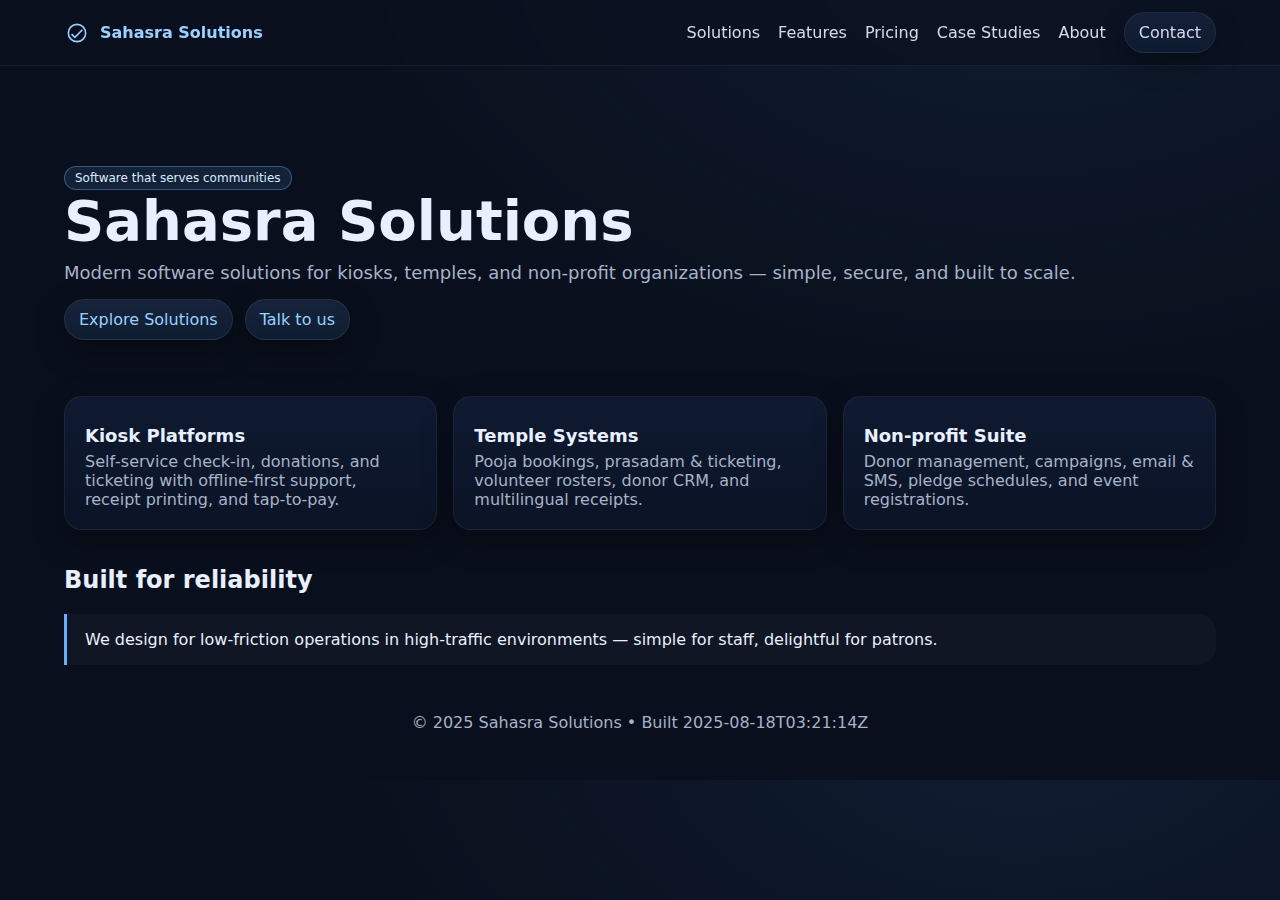
<file: index.html>
<!doctype html>
<html lang="en">
<head>
<meta charset="utf-8">
<meta name="viewport" content="width=device-width,initial-scale=1">
<meta name="description" content="Modern software solutions for kiosks, temples, and non‑profit organizations — simple, secure, and built to scale.">
<meta property="og:title" content="Sahasra Solutions — Kiosks • Temples • Non‑profits">
<meta property="og:description" content="Modern software solutions for kiosks, temples, and non‑profit organizations — simple, secure, and built to scale.">
<meta property="og:type" content="website">
<meta property="og:image" content="/assets/og.svg">
<meta name="theme-color" content="#070c16">
<link rel="icon" href="/assets/favicon.svg">
<link rel="stylesheet" href="/styles.css">

<title>Sahasra Solutions — Kiosks • Temples • Non‑profits</title>
</head>
<body>

<nav class="nav" aria-label="Primary">
  <div class="inner">
    <a class="brand" href="/"><svg viewBox="0 0 24 24" fill="none" aria-hidden="true">
      <path d="M4 12a8 8 0 1016 0 8 8 0 10-16 0z" stroke="currentColor" stroke-width="1.5"/>
      <path d="M7 13l3 3 7-7" stroke="currentColor" stroke-width="1.5"/></svg>
      <span>Sahasra Solutions</span>
    </a>
    <div class="menu">
      <a data-nav="solutions" href="/solutions.html">Solutions</a>
      <a data-nav="features" href="/features.html">Features</a>
      <a data-nav="pricing" href="/pricing.html">Pricing</a>
      <a data-nav="case" href="/case-studies.html">Case Studies</a>
      <a data-nav="about" href="/about.html">About</a>
      <a data-nav="contact" class="btn" href="/contact.html">Contact</a>
    </div>
  </div>
</nav>
<script>
(function(){
  const map={
    "solutions":"/solutions.html","features":"/features.html","pricing":"/pricing.html",
    "case":"/case-studies.html","about":"/about.html","contact":"/contact.html","home":"/"
  };
  const path=location.pathname.replace(/\/index\.html?$/,'/');
  document.querySelectorAll('[data-nav]').forEach(a=>{ if(map[a.dataset.nav]===path) a.classList.add('active'); });
})();
</script>

<main class="container">
  <section class="hero">
    <span class="badge">Software that serves communities</span>
    <h1>Sahasra Solutions</h1>
    <p class="lead">Modern software solutions for kiosks, temples, and non‑profit organizations — simple, secure, and built to scale.</p>
    <div style="display:flex;gap:12px;flex-wrap:wrap">
      <a class="btn" href="/solutions.html">Explore Solutions</a>
      <a class="btn" href="/contact.html">Talk to us</a>
    </div>
  </section>
  <section class="section">
    <div class="grid">
      <article class="card">
        <h3>Kiosk Platforms</h3>
        <p>Self‑service check‑in, donations, and ticketing with offline‑first support, receipt printing, and tap‑to‑pay.</p>
      </article>
      <article class="card">
        <h3>Temple Systems</h3>
        <p>Pooja bookings, prasadam & ticketing, volunteer rosters, donor CRM, and multilingual receipts.</p>
      </article>
      <article class="card">
        <h3>Non‑profit Suite</h3>
        <p>Donor management, campaigns, email & SMS, pledge schedules, and event registrations.</p>
      </article>
    </div>
  </section>
  <section class="section">
    <h2>Built for reliability</h2>
    <blockquote>We design for low‑friction operations in high‑traffic environments — simple for staff, delightful for patrons.</blockquote>
  </section>
  <footer>© 2025 Sahasra Solutions • Built 2025-08-18T03:21:14Z</footer>
</main>
</body>
</html>
</file>
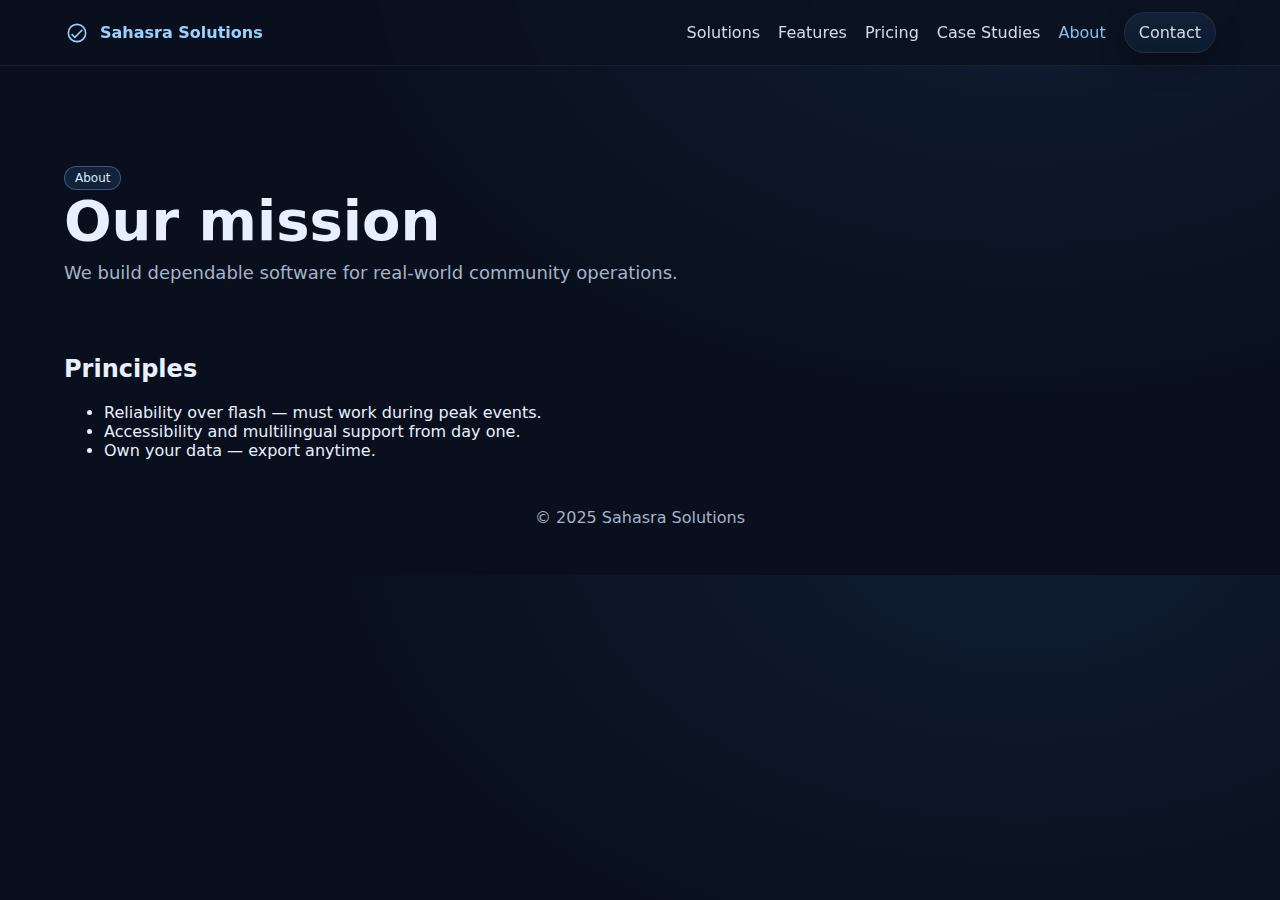
<file: about.html>
<!doctype html>
<html lang="en">
<head>
<meta charset="utf-8">
<meta name="viewport" content="width=device-width,initial-scale=1">
<meta name="description" content="Modern software solutions for kiosks, temples, and non‑profit organizations — simple, secure, and built to scale.">
<meta property="og:title" content="Sahasra Solutions — Kiosks • Temples • Non‑profits">
<meta property="og:description" content="Modern software solutions for kiosks, temples, and non‑profit organizations — simple, secure, and built to scale.">
<meta property="og:type" content="website">
<meta property="og:image" content="/assets/og.svg">
<meta name="theme-color" content="#070c16">
<link rel="icon" href="/assets/favicon.svg">
<link rel="stylesheet" href="/styles.css">

<title>About — Sahasra Solutions</title>
</head>
<body>

<nav class="nav" aria-label="Primary">
  <div class="inner">
    <a class="brand" href="/"><svg viewBox="0 0 24 24" fill="none" aria-hidden="true">
      <path d="M4 12a8 8 0 1016 0 8 8 0 10-16 0z" stroke="currentColor" stroke-width="1.5"/>
      <path d="M7 13l3 3 7-7" stroke="currentColor" stroke-width="1.5"/></svg>
      <span>Sahasra Solutions</span>
    </a>
    <div class="menu">
      <a data-nav="solutions" href="/solutions.html">Solutions</a>
      <a data-nav="features" href="/features.html">Features</a>
      <a data-nav="pricing" href="/pricing.html">Pricing</a>
      <a data-nav="case" href="/case-studies.html">Case Studies</a>
      <a data-nav="about" href="/about.html">About</a>
      <a data-nav="contact" class="btn" href="/contact.html">Contact</a>
    </div>
  </div>
</nav>
<script>
(function(){
  const map={
    "solutions":"/solutions.html","features":"/features.html","pricing":"/pricing.html",
    "case":"/case-studies.html","about":"/about.html","contact":"/contact.html","home":"/"
  };
  const path=location.pathname.replace(/\/index\.html?$/,'/');
  document.querySelectorAll('[data-nav]').forEach(a=>{ if(map[a.dataset.nav]===path) a.classList.add('active'); });
})();
</script>

<main class="container">
  <section class="hero">
    <span class="badge">About</span>
    <h1>Our mission</h1>
    <p class="lead">We build dependable software for real‑world community operations.</p>
  </section>
  <section class="section">
    <h2>Principles</h2>
    <ul>
      <li>Reliability over flash — must work during peak events.</li>
      <li>Accessibility and multilingual support from day one.</li>
      <li>Own your data — export anytime.</li>
    </ul>
  </section>
  <footer>© 2025 Sahasra Solutions</footer>
</main>
</body>
</html>
</file>
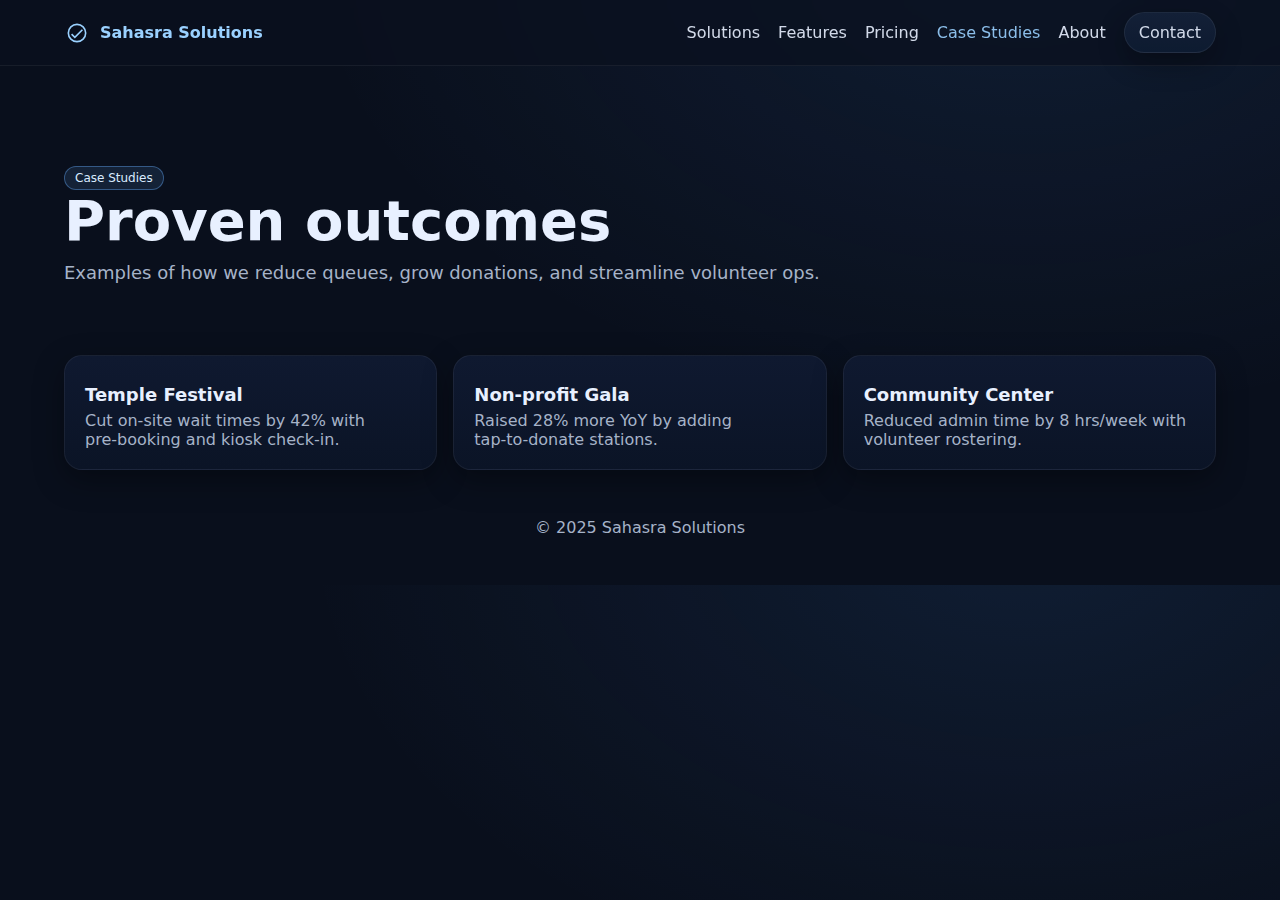
<file: case-studies.html>
<!doctype html>
<html lang="en">
<head>
<meta charset="utf-8">
<meta name="viewport" content="width=device-width,initial-scale=1">
<meta name="description" content="Modern software solutions for kiosks, temples, and non‑profit organizations — simple, secure, and built to scale.">
<meta property="og:title" content="Sahasra Solutions — Kiosks • Temples • Non‑profits">
<meta property="og:description" content="Modern software solutions for kiosks, temples, and non‑profit organizations — simple, secure, and built to scale.">
<meta property="og:type" content="website">
<meta property="og:image" content="/assets/og.svg">
<meta name="theme-color" content="#070c16">
<link rel="icon" href="/assets/favicon.svg">
<link rel="stylesheet" href="/styles.css">

<title>Case Studies — Sahasra Solutions</title>
</head>
<body>

<nav class="nav" aria-label="Primary">
  <div class="inner">
    <a class="brand" href="/"><svg viewBox="0 0 24 24" fill="none" aria-hidden="true">
      <path d="M4 12a8 8 0 1016 0 8 8 0 10-16 0z" stroke="currentColor" stroke-width="1.5"/>
      <path d="M7 13l3 3 7-7" stroke="currentColor" stroke-width="1.5"/></svg>
      <span>Sahasra Solutions</span>
    </a>
    <div class="menu">
      <a data-nav="solutions" href="/solutions.html">Solutions</a>
      <a data-nav="features" href="/features.html">Features</a>
      <a data-nav="pricing" href="/pricing.html">Pricing</a>
      <a data-nav="case" href="/case-studies.html">Case Studies</a>
      <a data-nav="about" href="/about.html">About</a>
      <a data-nav="contact" class="btn" href="/contact.html">Contact</a>
    </div>
  </div>
</nav>
<script>
(function(){
  const map={
    "solutions":"/solutions.html","features":"/features.html","pricing":"/pricing.html",
    "case":"/case-studies.html","about":"/about.html","contact":"/contact.html","home":"/"
  };
  const path=location.pathname.replace(/\/index\.html?$/,'/');
  document.querySelectorAll('[data-nav]').forEach(a=>{ if(map[a.dataset.nav]===path) a.classList.add('active'); });
})();
</script>

<main class="container">
  <section class="hero">
    <span class="badge">Case Studies</span>
    <h1>Proven outcomes</h1>
    <p class="lead">Examples of how we reduce queues, grow donations, and streamline volunteer ops.</p>
  </section>
  <section class="section">
    <div class="grid">
      <div class="card"><h3>Temple Festival</h3><p>Cut on‑site wait times by 42% with pre‑booking and kiosk check‑in.</p></div>
      <div class="card"><h3>Non‑profit Gala</h3><p>Raised 28% more YoY by adding tap‑to‑donate stations.</p></div>
      <div class="card"><h3>Community Center</h3><p>Reduced admin time by 8 hrs/week with volunteer rostering.</p></div>
    </div>
  </section>
  <footer>© 2025 Sahasra Solutions</footer>
</main>
</body>
</html>
</file>
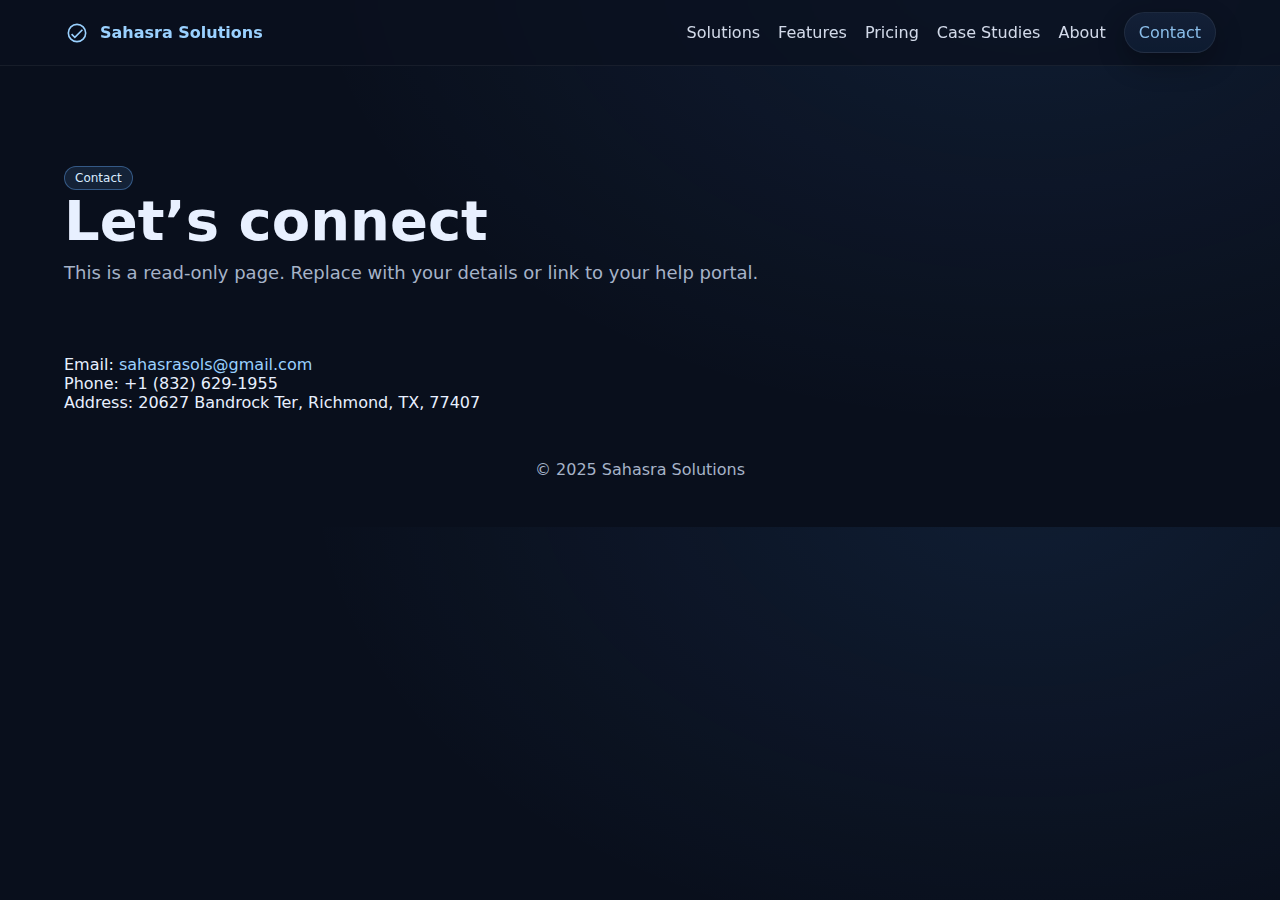
<file: contact.html>
<!doctype html>
<html lang="en">
<head>
<meta charset="utf-8">
<meta name="viewport" content="width=device-width,initial-scale=1">
<meta name="description" content="Modern software solutions for kiosks, temples, and non‑profit organizations — simple, secure, and built to scale.">
<meta property="og:title" content="Sahasra Solutions — Kiosks • Temples • Non‑profits">
<meta property="og:description" content="Modern software solutions for kiosks, temples, and non‑profit organizations — simple, secure, and built to scale.">
<meta property="og:type" content="website">
<meta property="og:image" content="/assets/og.svg">
<meta name="theme-color" content="#070c16">
<link rel="icon" href="/assets/favicon.svg">
<link rel="stylesheet" href="/styles.css">

<title>Contact — Sahasra Solutions</title>
</head>
<body>

<nav class="nav" aria-label="Primary">
  <div class="inner">
    <a class="brand" href="/"><svg viewBox="0 0 24 24" fill="none" aria-hidden="true">
      <path d="M4 12a8 8 0 1016 0 8 8 0 10-16 0z" stroke="currentColor" stroke-width="1.5"/>
      <path d="M7 13l3 3 7-7" stroke="currentColor" stroke-width="1.5"/></svg>
      <span>Sahasra Solutions</span>
    </a>
    <div class="menu">
      <a data-nav="solutions" href="/solutions.html">Solutions</a>
      <a data-nav="features" href="/features.html">Features</a>
      <a data-nav="pricing" href="/pricing.html">Pricing</a>
      <a data-nav="case" href="/case-studies.html">Case Studies</a>
      <a data-nav="about" href="/about.html">About</a>
      <a data-nav="contact" class="btn" href="/contact.html">Contact</a>
    </div>
  </div>
</nav>
<script>
(function(){
  const map={
    "solutions":"/solutions.html","features":"/features.html","pricing":"/pricing.html",
    "case":"/case-studies.html","about":"/about.html","contact":"/contact.html","home":"/"
  };
  const path=location.pathname.replace(/\/index\.html?$/,'/');
  document.querySelectorAll('[data-nav]').forEach(a=>{ if(map[a.dataset.nav]===path) a.classList.add('active'); });
})();
</script>

<main class="container">
  <section class="hero">
    <span class="badge">Contact</span>
    <h1>Let’s connect</h1>
    <p class="lead">This is a read‑only page. Replace with your details or link to your help portal.</p>
  </section>
  <section class="section">
    <p>Email: <a href="mailto:sahasrasols@gmail.com">sahasrasols@gmail.com</a><br>
       Phone: +1 (832) 629-1955<br>
       Address: 20627 Bandrock Ter, Richmond, TX, 77407
    </p>
  </section>
  <footer>© 2025 Sahasra Solutions</footer>
</main>
</body>
</html>
</file>
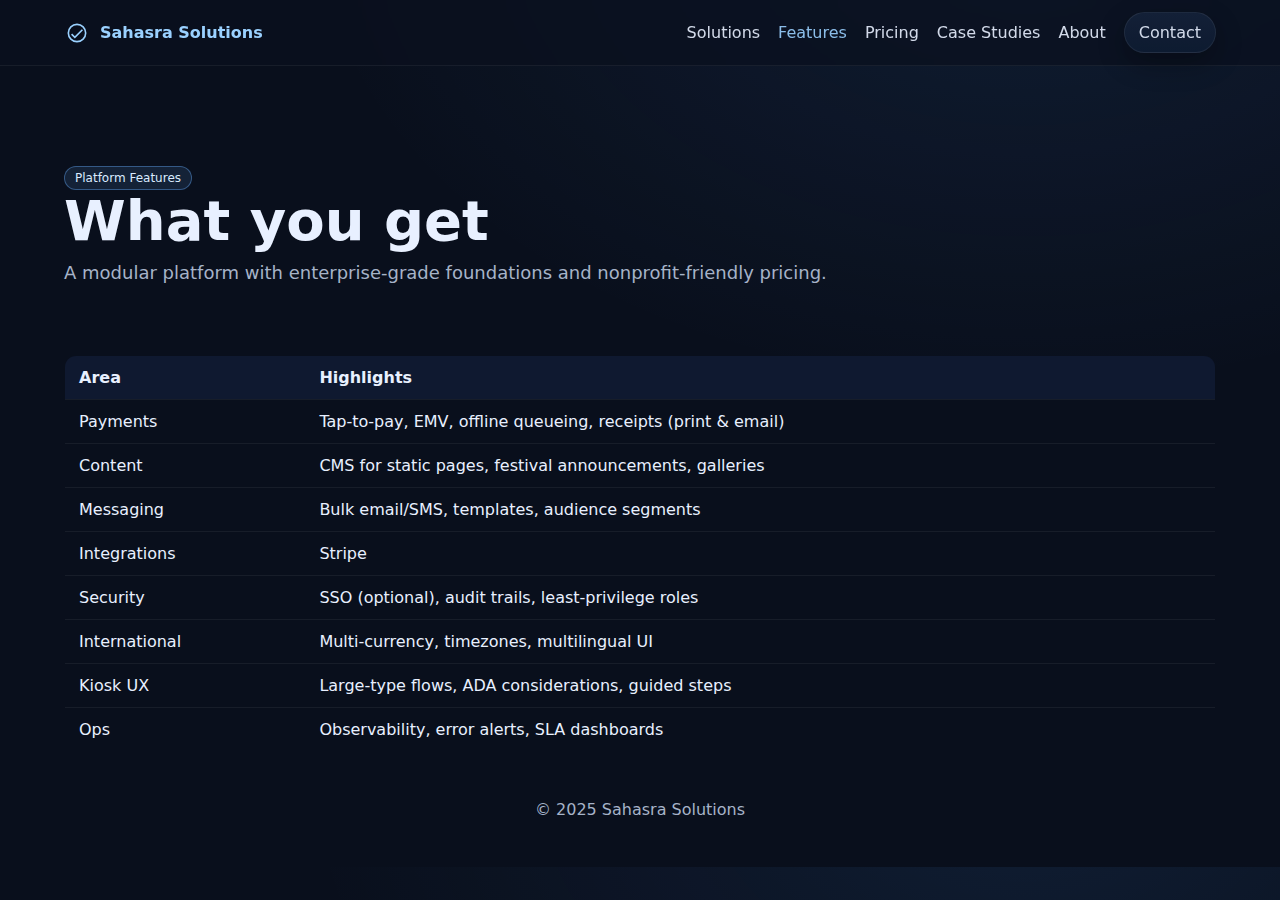
<file: features.html>
<!doctype html>
<html lang="en">
<head>
<meta charset="utf-8">
<meta name="viewport" content="width=device-width,initial-scale=1">
<meta name="description" content="Modern software solutions for kiosks, temples, and non‑profit organizations — simple, secure, and built to scale.">
<meta property="og:title" content="Sahasra Solutions — Kiosks • Temples • Non‑profits">
<meta property="og:description" content="Modern software solutions for kiosks, temples, and non‑profit organizations — simple, secure, and built to scale.">
<meta property="og:type" content="website">
<meta property="og:image" content="/assets/og.svg">
<meta name="theme-color" content="#070c16">
<link rel="icon" href="/assets/favicon.svg">
<link rel="stylesheet" href="/styles.css">

<title>Features — Sahasra Solutions</title>
</head>
<body>

<nav class="nav" aria-label="Primary">
  <div class="inner">
    <a class="brand" href="/"><svg viewBox="0 0 24 24" fill="none" aria-hidden="true">
      <path d="M4 12a8 8 0 1016 0 8 8 0 10-16 0z" stroke="currentColor" stroke-width="1.5"/>
      <path d="M7 13l3 3 7-7" stroke="currentColor" stroke-width="1.5"/></svg>
      <span>Sahasra Solutions</span>
    </a>
    <div class="menu">
      <a data-nav="solutions" href="/solutions.html">Solutions</a>
      <a data-nav="features" href="/features.html">Features</a>
      <a data-nav="pricing" href="/pricing.html">Pricing</a>
      <a data-nav="case" href="/case-studies.html">Case Studies</a>
      <a data-nav="about" href="/about.html">About</a>
      <a data-nav="contact" class="btn" href="/contact.html">Contact</a>
    </div>
  </div>
</nav>
<script>
(function(){
  const map={
    "solutions":"/solutions.html","features":"/features.html","pricing":"/pricing.html",
    "case":"/case-studies.html","about":"/about.html","contact":"/contact.html","home":"/"
  };
  const path=location.pathname.replace(/\/index\.html?$/,'/');
  document.querySelectorAll('[data-nav]').forEach(a=>{ if(map[a.dataset.nav]===path) a.classList.add('active'); });
})();
</script>

<main class="container">
  <section class="hero">
    <span class="badge">Platform Features</span>
    <h1>What you get</h1>
    <p class="lead">A modular platform with enterprise‑grade foundations and nonprofit‑friendly pricing.</p>
  </section>
  <section class="section">
    <table class="table">
      <thead><tr><th>Area</th><th>Highlights</th></tr></thead>
      <tbody>
        <tr><td>Payments</td><td>Tap‑to‑pay, EMV, offline queueing, receipts (print & email)</td></tr>
        <tr><td>Content</td><td>CMS for static pages, festival announcements, galleries</td></tr>
        <tr><td>Messaging</td><td>Bulk email/SMS, templates, audience segments</td></tr>
        <tr><td>Integrations</td><td>Stripe</td></tr>
        <tr><td>Security</td><td>SSO (optional), audit trails, least‑privilege roles</td></tr>
        <tr><td>International</td><td>Multi‑currency, timezones, multilingual UI</td></tr>
        <tr><td>Kiosk UX</td><td>Large‑type flows, ADA considerations, guided steps</td></tr>
        <tr><td>Ops</td><td>Observability, error alerts, SLA dashboards</td></tr>
      </tbody>
    </table>
  </section>
  <footer>© 2025 Sahasra Solutions</footer>
</main>
</body>
</html>
</file>
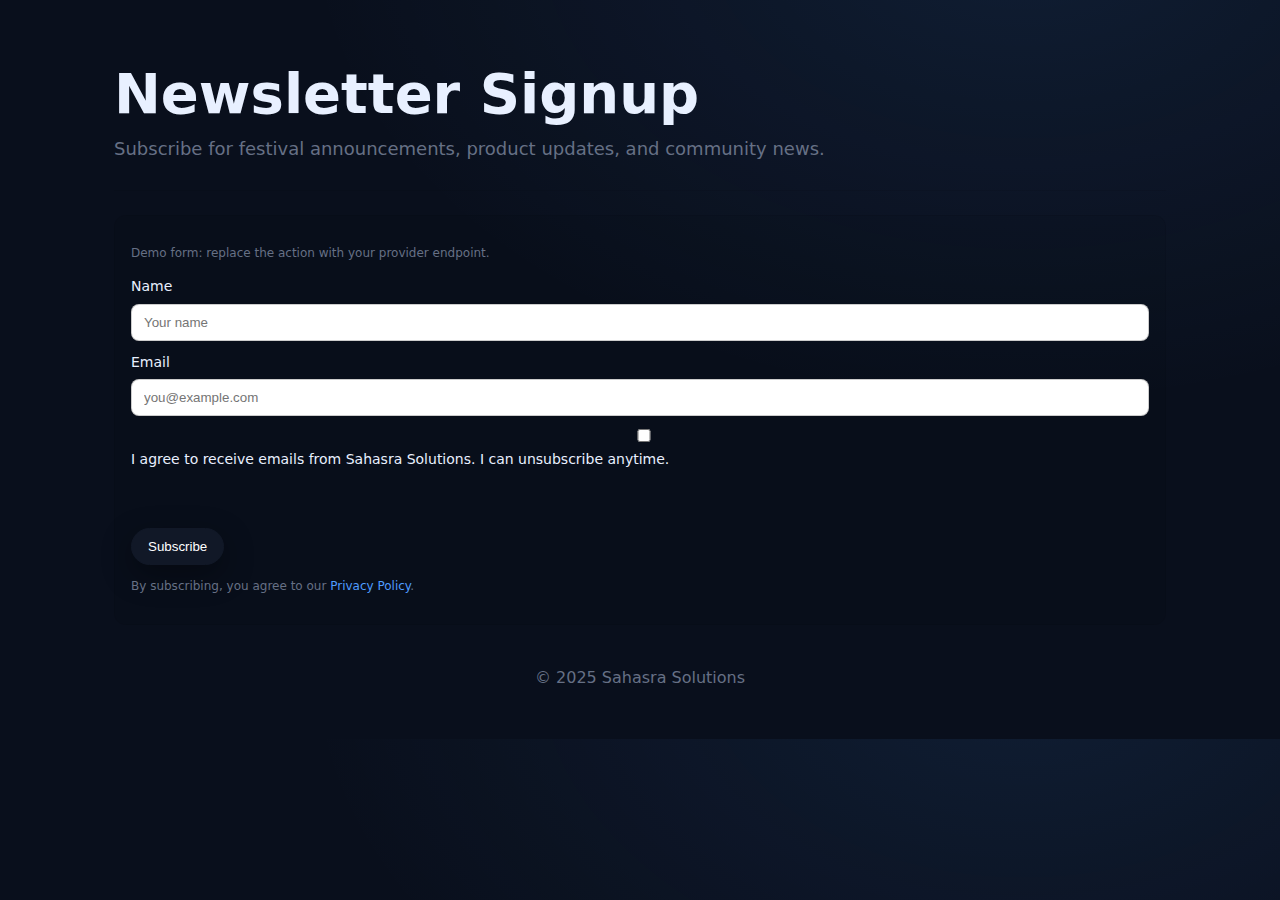
<file: newsletter-signup.html>
<!doctype html>
<html lang="en">
<head>
<meta charset="utf-8">
<meta name="viewport" content="width=device-width, initial-scale=1">
<title>Newsletter Signup — Sahasra Solutions</title>
<meta name="description" content="Opt-in page for updates and event news">
<link rel="stylesheet" href="/styles.css">
<style>
/* Minimal safe defaults (won't clash much) */
:root{--accent:#4f9cff;--muted:#667085;}
body{margin:0;font-family:system-ui, -apple-system, Segoe UI, Roboto, Helvetica, Arial, sans-serif;line-height:1.6}
.container{max-width:1100px;margin:0 auto;padding:24px}
.hero{padding:36px 0 10px;border-bottom:1px solid rgba(0,0,0,.06)}
.hero h1{margin:0 0 8px;line-height:1.2}
.lead{color:var(--muted)}
.section{margin:24px 0}
.notice{background:rgba(0,0,0,.04);border:1px solid rgba(0,0,0,.08);border-radius:12px;padding:16px}
label{display:block;font-size:14px;margin:10px 0 6px}
input,textarea{width:100%;padding:10px 12px;border-radius:8px;border:1px solid rgba(0,0,0,.2)}
button,.btn{display:inline-block;background:#111827;color:#fff;border:1px solid #111827;border-radius:999px;padding:10px 16px;text-decoration:none}
a{color:var(--accent)}
footer{margin:40px 0 24px;color:var(--muted)}
.small{font-size:12px;color:var(--muted)}
</style>
</head>
<body>
<main class="container">

<section class="hero">
  <h1>Newsletter Signup</h1>
  <p class="lead">Subscribe for festival announcements, product updates, and community news.</p>
</section>
<section class="section">
  <form class="notice" method="post" action="#" onsubmit="alert('Demo only. Replace with your SendGrid signup endpoint.'); return false;">
    <p class="small">Demo form: replace the action with your provider endpoint.</p>
    <label for="name">Name</label>
    <input id="name" name="name" placeholder="Your name" required>
    <label for="email">Email</label>
    <input id="email" type="email" name="email" placeholder="you@example.com" required>
    <label><input type="checkbox" name="consent" required> I agree to receive emails from Sahasra Solutions. I can unsubscribe anytime.</label>
    <br><br>
    <button class="btn" type="submit">Subscribe</button>
    <p class="small">By subscribing, you agree to our <a href="/privacy.html">Privacy Policy</a>.</p>
  </form>
</section>
<footer>© 2025 Sahasra Solutions</footer>
</main>
</body>
</html>
</file>
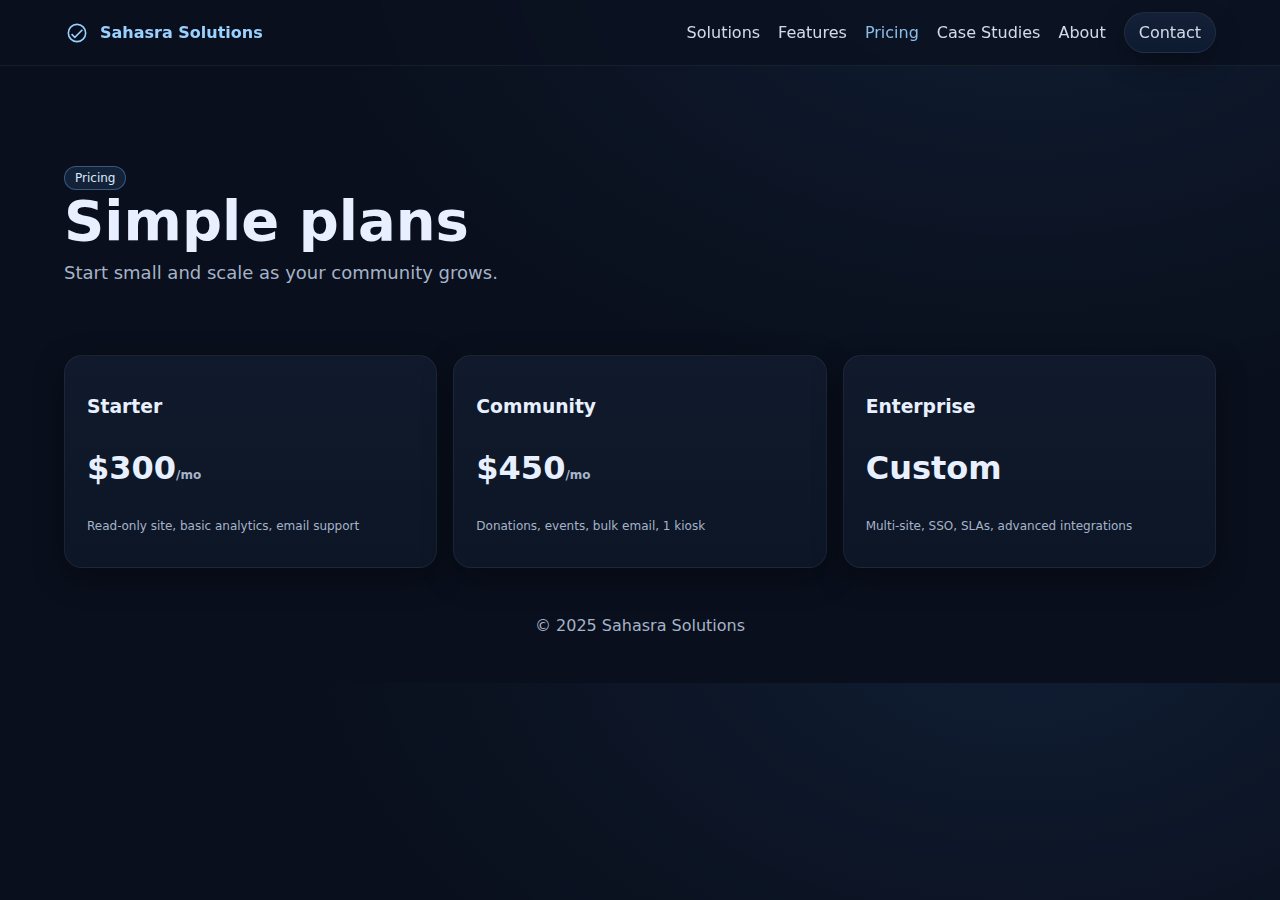
<file: pricing.html>
<!doctype html>
<html lang="en">
<head>
<meta charset="utf-8">
<meta name="viewport" content="width=device-width,initial-scale=1">
<meta name="description" content="Modern software solutions for kiosks, temples, and non‑profit organizations — simple, secure, and built to scale.">
<meta property="og:title" content="Sahasra Solutions — Kiosks • Temples • Non‑profits">
<meta property="og:description" content="Modern software solutions for kiosks, temples, and non‑profit organizations — simple, secure, and built to scale.">
<meta property="og:type" content="website">
<meta property="og:image" content="/assets/og.svg">
<meta name="theme-color" content="#070c16">
<link rel="icon" href="/assets/favicon.svg">
<link rel="stylesheet" href="/styles.css">

<title>Pricing — Sahasra Solutions</title>
</head>
<body>

<nav class="nav" aria-label="Primary">
  <div class="inner">
    <a class="brand" href="/"><svg viewBox="0 0 24 24" fill="none" aria-hidden="true">
      <path d="M4 12a8 8 0 1016 0 8 8 0 10-16 0z" stroke="currentColor" stroke-width="1.5"/>
      <path d="M7 13l3 3 7-7" stroke="currentColor" stroke-width="1.5"/></svg>
      <span>Sahasra Solutions</span>
    </a>
    <div class="menu">
      <a data-nav="solutions" href="/solutions.html">Solutions</a>
      <a data-nav="features" href="/features.html">Features</a>
      <a data-nav="pricing" href="/pricing.html">Pricing</a>
      <a data-nav="case" href="/case-studies.html">Case Studies</a>
      <a data-nav="about" href="/about.html">About</a>
      <a data-nav="contact" class="btn" href="/contact.html">Contact</a>
    </div>
  </div>
</nav>
<script>
(function(){
  const map={
    "solutions":"/solutions.html","features":"/features.html","pricing":"/pricing.html",
    "case":"/case-studies.html","about":"/about.html","contact":"/contact.html","home":"/"
  };
  const path=location.pathname.replace(/\/index\.html?$/,'/');
  document.querySelectorAll('[data-nav]').forEach(a=>{ if(map[a.dataset.nav]===path) a.classList.add('active'); });
})();
</script>

<main class="container">
  <section class="hero">
    <span class="badge">Pricing</span>
    <h1>Simple plans</h1>
    <p class="lead">Start small and scale as your community grows.</p>
  </section>
  <section class="section pricing">
    <div class="price-card">
      <h3>Starter</h3>
      <p class="price">$300<span class="small">/mo</span></p>
      <p class="small">Read‑only site, basic analytics, email support</p>
    </div>
    <div class="price-card">
      <h3>Community</h3>
      <p class="price">$450<span class="small">/mo</span></p>
      <p class="small">Donations, events, bulk email, 1 kiosk</p>
    </div>
    <div class="price-card">
      <h3>Enterprise</h3>
      <p class="price">Custom</p>
      <p class="small">Multi‑site, SSO, SLAs, advanced integrations</p>
    </div>
  </section>
  <footer>© 2025 Sahasra Solutions</footer>
</main>
</body>
</html>
</file>
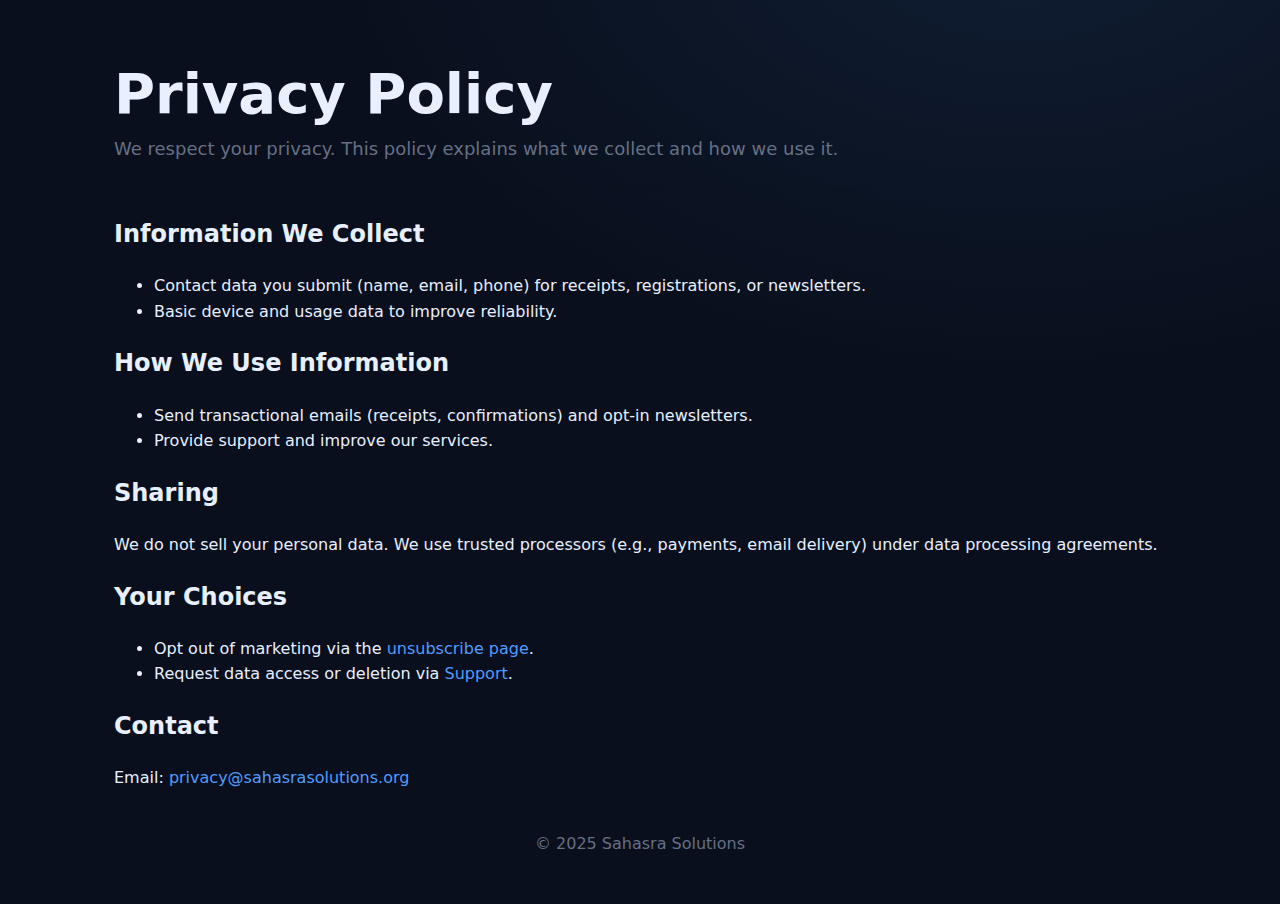
<file: privacy.html>
<!doctype html>
<html lang="en">
<head>
<meta charset="utf-8">
<meta name="viewport" content="width=device-width, initial-scale=1">
<title>Privacy Policy — Sahasra Solutions</title>
<meta name="description" content="Privacy practices for Sahasra Solutions">
<link rel="stylesheet" href="/styles.css">
<style>
/* Minimal safe defaults (won't clash much) */
:root{--accent:#4f9cff;--muted:#667085;}
body{margin:0;font-family:system-ui, -apple-system, Segoe UI, Roboto, Helvetica, Arial, sans-serif;line-height:1.6}
.container{max-width:1100px;margin:0 auto;padding:24px}
.hero{padding:36px 0 10px;border-bottom:1px solid rgba(0,0,0,.06)}
.hero h1{margin:0 0 8px;line-height:1.2}
.lead{color:var(--muted)}
.section{margin:24px 0}
.notice{background:rgba(0,0,0,.04);border:1px solid rgba(0,0,0,.08);border-radius:12px;padding:16px}
label{display:block;font-size:14px;margin:10px 0 6px}
input,textarea{width:100%;padding:10px 12px;border-radius:8px;border:1px solid rgba(0,0,0,.2)}
button,.btn{display:inline-block;background:#111827;color:#fff;border:1px solid #111827;border-radius:999px;padding:10px 16px;text-decoration:none}
a{color:var(--accent)}
footer{margin:40px 0 24px;color:var(--muted)}
.small{font-size:12px;color:var(--muted)}
</style>
</head>
<body>
<main class="container">

<section class="hero">
  <h1>Privacy Policy</h1>
  <p class="lead">We respect your privacy. This policy explains what we collect and how we use it.</p>
</section>
<section class="section">
  <h2>Information We Collect</h2>
  <ul>
    <li>Contact data you submit (name, email, phone) for receipts, registrations, or newsletters.</li>
    <li>Basic device and usage data to improve reliability.</li>
  </ul>
  <h2>How We Use Information</h2>
  <ul>
    <li>Send transactional emails (receipts, confirmations) and opt-in newsletters.</li>
    <li>Provide support and improve our services.</li>
  </ul>
  <h2>Sharing</h2>
  <p>We do not sell your personal data. We use trusted processors (e.g., payments, email delivery) under data processing agreements.</p>
  <h2>Your Choices</h2>
  <ul>
    <li>Opt out of marketing via the <a href="/unsubscribe.html">unsubscribe page</a>.</li>
    <li>Request data access or deletion via <a href="/support.html">Support</a>.</li>
  </ul>
  <h2>Contact</h2>
  <p>Email: <a href="mailto:privacy@sahasrasolutions.org">privacy@sahasrasolutions.org</a></p>
</section>
<footer>© 2025 Sahasra Solutions</footer>
</main>
</body>
</html>
</file>
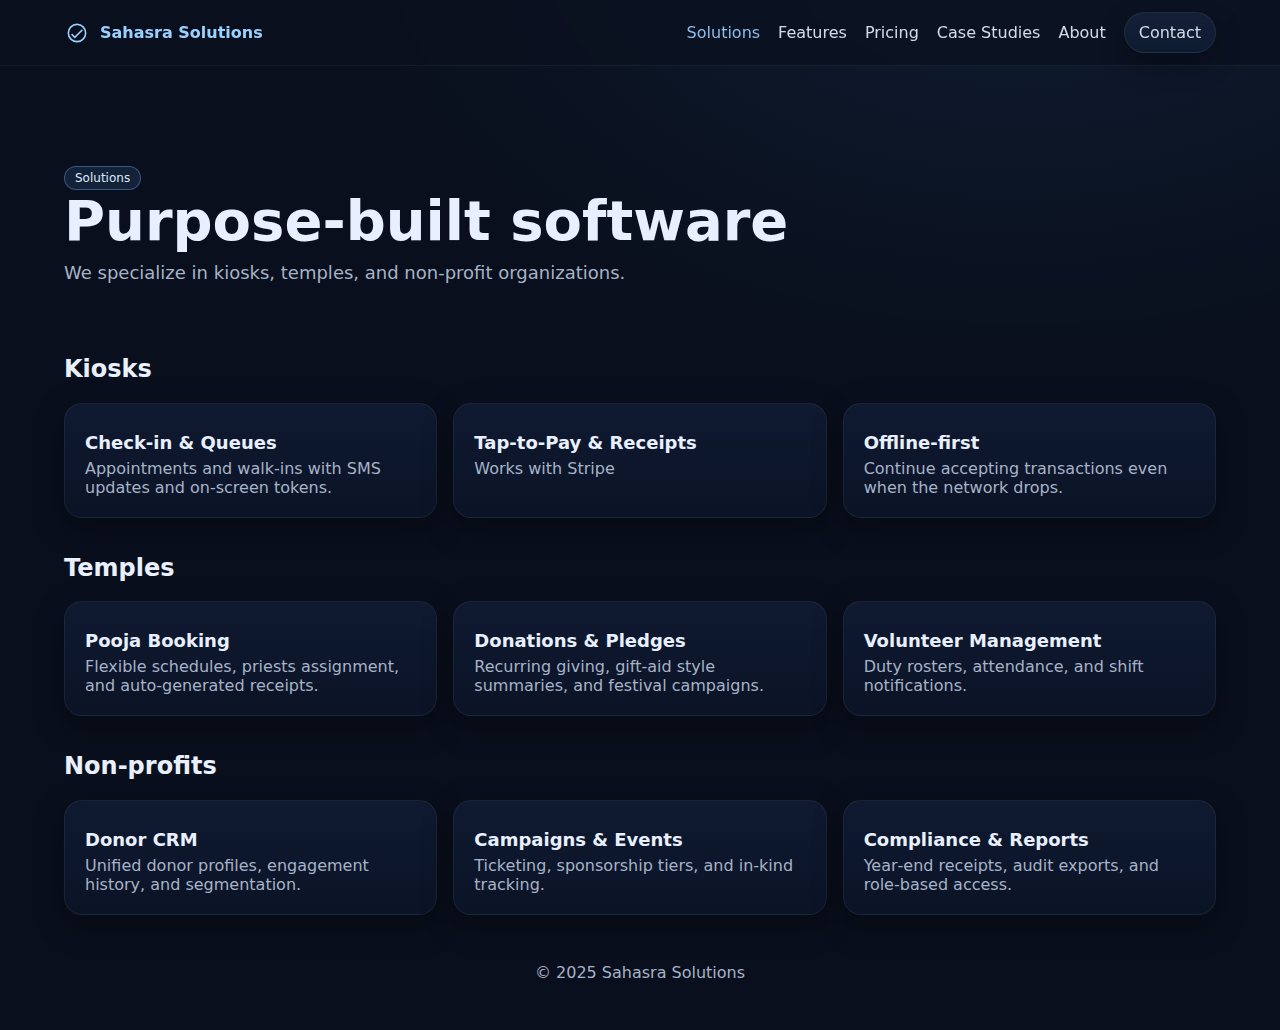
<file: solutions.html>
<!doctype html>
<html lang="en">
<head>
<meta charset="utf-8">
<meta name="viewport" content="width=device-width,initial-scale=1">
<meta name="description" content="Modern software solutions for kiosks, temples, and non‑profit organizations — simple, secure, and built to scale.">
<meta property="og:title" content="Sahasra Solutions — Kiosks • Temples • Non‑profits">
<meta property="og:description" content="Modern software solutions for kiosks, temples, and non‑profit organizations — simple, secure, and built to scale.">
<meta property="og:type" content="website">
<meta property="og:image" content="/assets/og.svg">
<meta name="theme-color" content="#070c16">
<link rel="icon" href="/assets/favicon.svg">
<link rel="stylesheet" href="/styles.css">

<title>Solutions — Sahasra Solutions</title>
</head>
<body>

<nav class="nav" aria-label="Primary">
  <div class="inner">
    <a class="brand" href="/"><svg viewBox="0 0 24 24" fill="none" aria-hidden="true">
      <path d="M4 12a8 8 0 1016 0 8 8 0 10-16 0z" stroke="currentColor" stroke-width="1.5"/>
      <path d="M7 13l3 3 7-7" stroke="currentColor" stroke-width="1.5"/></svg>
      <span>Sahasra Solutions</span>
    </a>
    <div class="menu">
      <a data-nav="solutions" href="/solutions.html">Solutions</a>
      <a data-nav="features" href="/features.html">Features</a>
      <a data-nav="pricing" href="/pricing.html">Pricing</a>
      <a data-nav="case" href="/case-studies.html">Case Studies</a>
      <a data-nav="about" href="/about.html">About</a>
      <a data-nav="contact" class="btn" href="/contact.html">Contact</a>
    </div>
  </div>
</nav>
<script>
(function(){
  const map={
    "solutions":"/solutions.html","features":"/features.html","pricing":"/pricing.html",
    "case":"/case-studies.html","about":"/about.html","contact":"/contact.html","home":"/"
  };
  const path=location.pathname.replace(/\/index\.html?$/,'/');
  document.querySelectorAll('[data-nav]').forEach(a=>{ if(map[a.dataset.nav]===path) a.classList.add('active'); });
})();
</script>

<main class="container">
  <section class="hero">
    <span class="badge">Solutions</span>
    <h1>Purpose‑built software</h1>
    <p class="lead">We specialize in kiosks, temples, and non‑profit organizations.</p>
  </section>
  <section class="section">
    <h2>Kiosks</h2>
    <div class="grid">
      <div class="card"><h3>Check‑in & Queues</h3><p>Appointments and walk‑ins with SMS updates and on‑screen tokens.</p></div>
      <div class="card"><h3>Tap‑to‑Pay & Receipts</h3><p>Works with Stripe</p></div>
      <div class="card"><h3>Offline‑first</h3><p>Continue accepting transactions even when the network drops.</p></div>
    </div>
  </section>
  <section class="section">
    <h2>Temples</h2>
    <div class="grid">
      <div class="card"><h3>Pooja Booking</h3><p>Flexible schedules, priests assignment, and auto‑generated receipts.</p></div>
      <div class="card"><h3>Donations & Pledges</h3><p>Recurring giving, gift‑aid style summaries, and festival campaigns.</p></div>
      <div class="card"><h3>Volunteer Management</h3><p>Duty rosters, attendance, and shift notifications.</p></div>
    </div>
  </section>
  <section class="section">
    <h2>Non‑profits</h2>
    <div class="grid">
      <div class="card"><h3>Donor CRM</h3><p>Unified donor profiles, engagement history, and segmentation.</p></div>
      <div class="card"><h3>Campaigns & Events</h3><p>Ticketing, sponsorship tiers, and in‑kind tracking.</p></div>
      <div class="card"><h3>Compliance & Reports</h3><p>Year‑end receipts, audit exports, and role‑based access.</p></div>
    </div>
  </section>
  <footer>© 2025 Sahasra Solutions</footer>
</main>
</body>
</html>
</file>
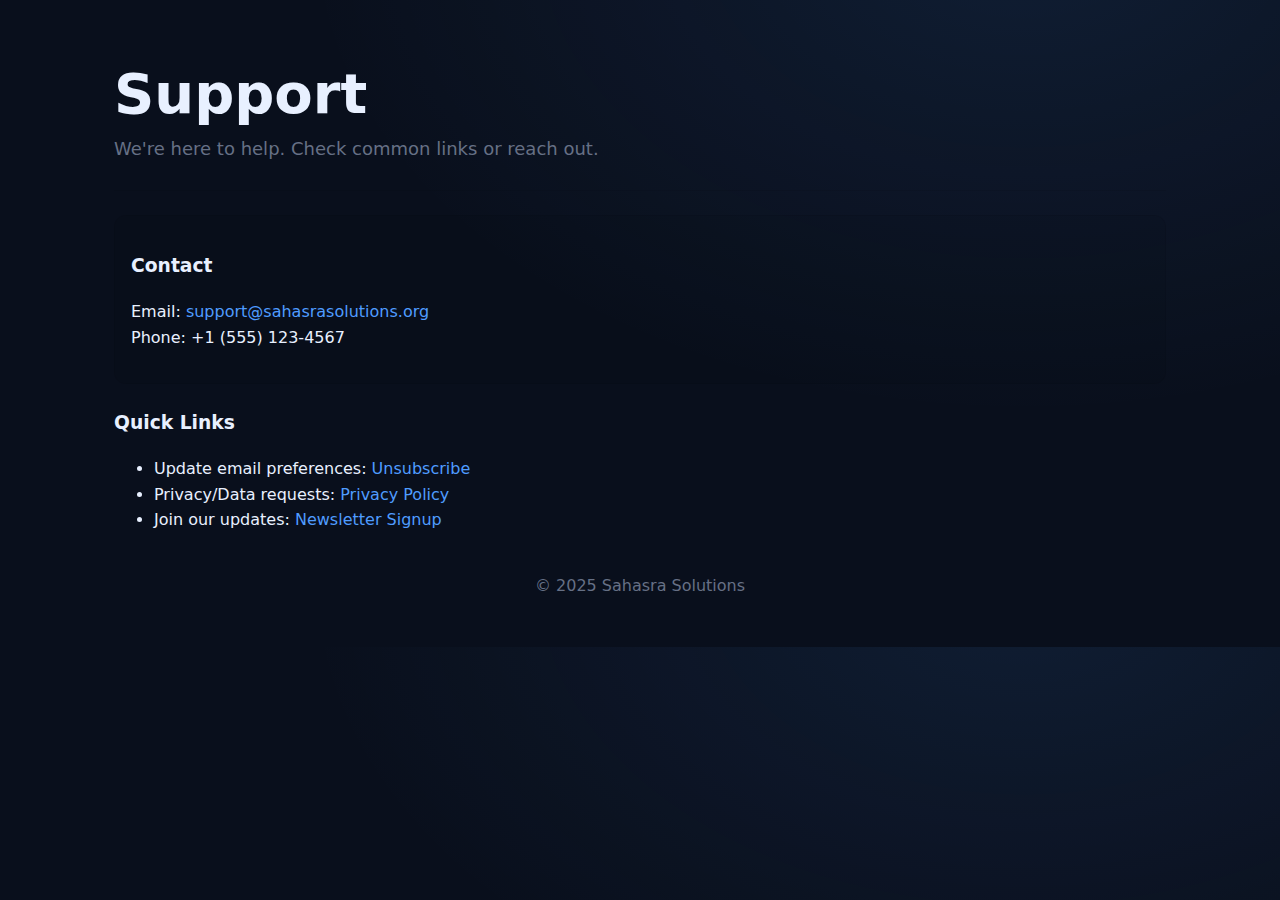
<file: support.html>
<!doctype html>
<html lang="en">
<head>
<meta charset="utf-8">
<meta name="viewport" content="width=device-width, initial-scale=1">
<title>Support — Sahasra Solutions</title>
<meta name="description" content="Help resources and contact info">
<link rel="stylesheet" href="/styles.css">
<style>
/* Minimal safe defaults (won't clash much) */
:root{--accent:#4f9cff;--muted:#667085;}
body{margin:0;font-family:system-ui, -apple-system, Segoe UI, Roboto, Helvetica, Arial, sans-serif;line-height:1.6}
.container{max-width:1100px;margin:0 auto;padding:24px}
.hero{padding:36px 0 10px;border-bottom:1px solid rgba(0,0,0,.06)}
.hero h1{margin:0 0 8px;line-height:1.2}
.lead{color:var(--muted)}
.section{margin:24px 0}
.notice{background:rgba(0,0,0,.04);border:1px solid rgba(0,0,0,.08);border-radius:12px;padding:16px}
label{display:block;font-size:14px;margin:10px 0 6px}
input,textarea{width:100%;padding:10px 12px;border-radius:8px;border:1px solid rgba(0,0,0,.2)}
button,.btn{display:inline-block;background:#111827;color:#fff;border:1px solid #111827;border-radius:999px;padding:10px 16px;text-decoration:none}
a{color:var(--accent)}
footer{margin:40px 0 24px;color:var(--muted)}
.small{font-size:12px;color:var(--muted)}
</style>
</head>
<body>
<main class="container">

<section class="hero">
  <h1>Support</h1>
  <p class="lead">We're here to help. Check common links or reach out.</p>
</section>
<section class="section">
  <div class="notice">
    <h3>Contact</h3>
    <p>Email: <a href="mailto:support@sahasrasolutions.org">support@sahasrasolutions.org</a><br>
       Phone: +1 (555) 123-4567</p>
  </div>
</section>
<section class="section">
  <h3>Quick Links</h3>
  <ul>
    <li>Update email preferences: <a href="/unsubscribe.html">Unsubscribe</a></li>
    <li>Privacy/Data requests: <a href="/privacy.html">Privacy Policy</a></li>
    <li>Join our updates: <a href="/newsletter-signup.html">Newsletter Signup</a></li>
  </ul>
</section>
<footer>© 2025 Sahasra Solutions</footer>
</main>
</body>
</html>
</file>
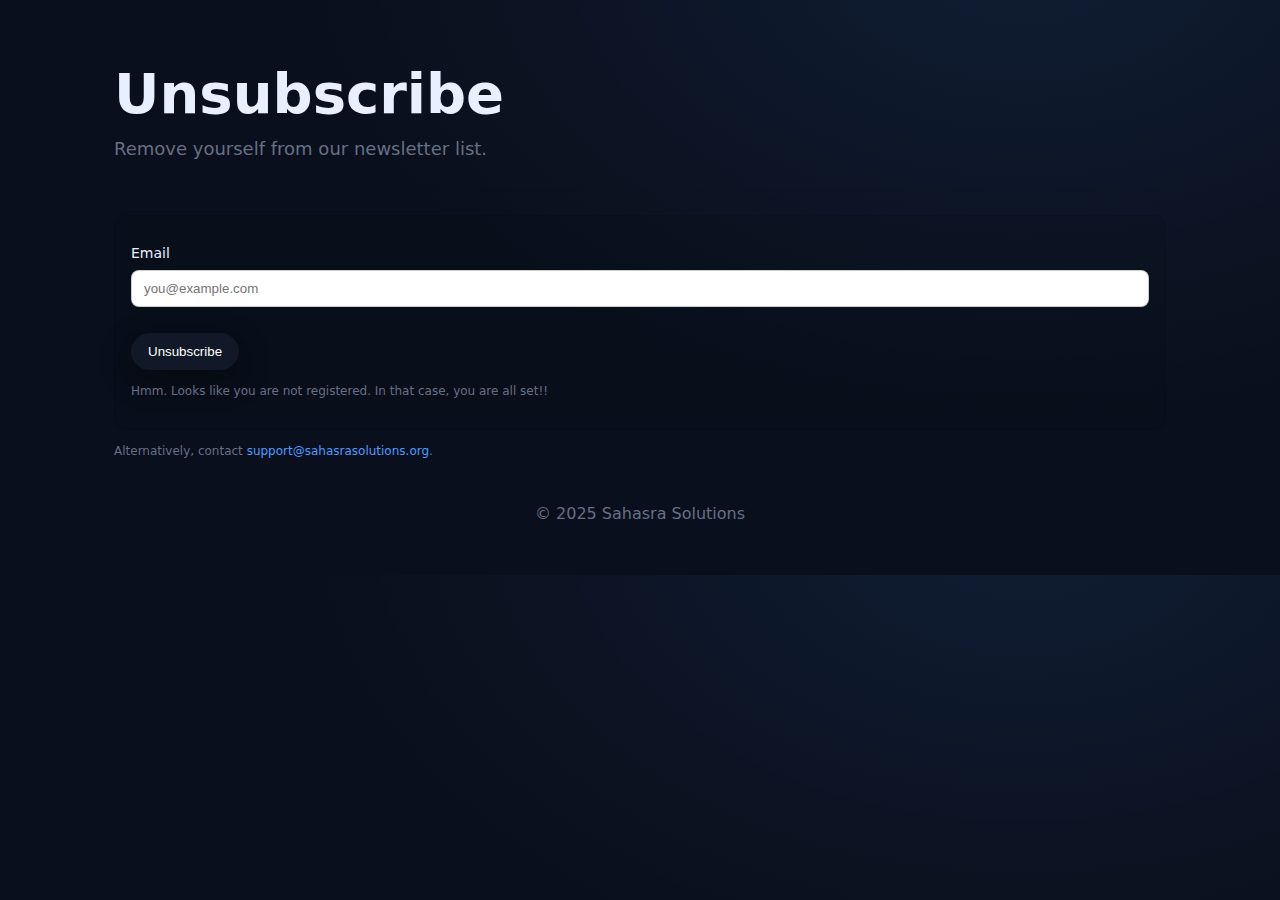
<file: unsubscribe.html>
<!doctype html>
<html lang="en">
<head>
<meta charset="utf-8">
<meta name="viewport" content="width=device-width, initial-scale=1">
<title>Unsubscribe — Sahasra Solutions</title>
<meta name="description" content="Remove your email from our list">
<link rel="stylesheet" href="/styles.css">
<style>
/* Minimal safe defaults (won't clash much) */
:root{--accent:#4f9cff;--muted:#667085;}
body{margin:0;font-family:system-ui, -apple-system, Segoe UI, Roboto, Helvetica, Arial, sans-serif;line-height:1.6}
.container{max-width:1100px;margin:0 auto;padding:24px}
.hero{padding:36px 0 10px;border-bottom:1px solid rgba(0,0,0,.06)}
.hero h1{margin:0 0 8px;line-height:1.2}
.lead{color:var(--muted)}
.section{margin:24px 0}
.notice{background:rgba(0,0,0,.04);border:1px solid rgba(0,0,0,.08);border-radius:12px;padding:16px}
label{display:block;font-size:14px;margin:10px 0 6px}
input,textarea{width:100%;padding:10px 12px;border-radius:8px;border:1px solid rgba(0,0,0,.2)}
button,.btn{display:inline-block;background:#111827;color:#fff;border:1px solid #111827;border-radius:999px;padding:10px 16px;text-decoration:none}
a{color:var(--accent)}
footer{margin:40px 0 24px;color:var(--muted)}
.small{font-size:12px;color:var(--muted)}
</style>
</head>
<body>
<main class="container">

<section class="hero">
  <h1>Unsubscribe</h1>
  <p class="lead">Remove yourself from our newsletter list.</p>
</section>
<section class="section">
  <div class="notice">
    <form method="post" action="#" onsubmit="alert('Demo only. Replace with your SendGrid Group Unsubscribe endpoint.'); return false;">
      <label for="email">Email</label>
      <input id="email" type="email" name="email" placeholder="you@example.com" required>
      <br><br>
      <button class="btn" type="submit">Unsubscribe</button>
      <p class="small">Hmm. Looks like you are not registered. In that case, you are all set!!</p>
    </form>
  </div>
  <p class="small">Alternatively, contact <a href="mailto:support@sahasrasolutions.org">support@sahasrasolutions.org</a>.</p>
</section>
<footer>© 2025 Sahasra Solutions</footer>
</main>
</body>
</html>
</file>
<file: styles.css>
:root{
  --bg:#070c16; --panel:#0d1524; --text:#e8f0ff; --muted:#a6b3c8;
  --brand:#67b0ff; --accent:#9ad1ff; --ring:rgba(103,176,255,.5);
  --radius:18px; --shadow:0 10px 30px rgba(0,0,0,.35); --maxw:1200px;
}
*{box-sizing:border-box} html,body{margin:0;padding:0}
body{font-family:ui-sans-serif,system-ui,-apple-system,Segoe UI,Roboto,Helvetica,Arial;
     color:var(--text); background: radial-gradient(1200px 800px at 80% -10%, rgba(79,156,255,.10), transparent 60%),
               linear-gradient(0deg,#090f1c,#090f1c)}
a{color:var(--accent);text-decoration:none} a:hover{text-decoration:underline}
.container{max-width:var(--maxw);margin:0 auto;padding:24px}
.nav{position:sticky;top:0;z-index:40;backdrop-filter:blur(8px);background:rgba(10,16,30,.7);border-bottom:1px solid rgba(255,255,255,.06)}
.nav .inner{display:flex;align-items:center;justify-content:space-between;gap:16px;padding:12px 24px;max-width:var(--maxw);margin:0 auto}
.brand{display:flex;align-items:center;gap:10px;font-weight:800}
.brand svg{width:26px;height:26px}
.menu{display:flex;gap:18px;align-items:center;flex-wrap:wrap}
.menu a{color:var(--text);opacity:.9} .menu a.active{color:var(--accent)}
.btn{display:inline-flex;align-items:center;gap:8px;padding:10px 14px;border-radius:999px;
     background:linear-gradient(180deg,#16233a,#0f1d33);border:1px solid rgba(255,255,255,.08);box-shadow:var(--shadow)}
.btn:hover{transform:translateY(-1px)}
.hero{padding:76px 0 20px}
.hero h1{font-size:clamp(28px,4.5vw,56px);line-height:1.1;margin:0 0 10px}
.hero p.lead{color:var(--muted);font-size:18px;margin:0 0 16px}
.badge{display:inline-block;font-size:12px;padding:4px 10px;border-radius:999px;background:rgba(103,176,255,.12);
       border:1px solid rgba(103,176,255,.4);color:#d9ebff}
.grid{display:grid;grid-template-columns:repeat(12,1fr);gap:16px}
.card{grid-column:span 4;background:linear-gradient(180deg,#0f1930,#0b1426);border:1px solid rgba(255,255,255,.06);
      border-radius:var(--radius);box-shadow:var(--shadow);padding:20px}
.card h3{margin:8px 0 6px;font-size:18px}
.card p{color:var(--muted);margin:0}
.section{margin:36px 0}
.kbd{font-family:ui-monospace,Menlo,Consolas,monospace;font-size:12px;background:#0b1527;border:1px solid rgba(255,255,255,.08);padding:2px 6px;border-radius:6px}
blockquote{margin:0;padding:16px 18px;border-left:3px solid var(--brand);background:rgba(255,255,255,.03);border-radius:0 var(--radius) var(--radius) 0}
footer{margin:48px 0 24px;color:var(--muted);text-align:center}
hr{border:none;border-top:1px solid rgba(255,255,255,.06);margin:22px 0}
@media(max-width:980px){.card{grid-column:span 6}}
@media(max-width:700px){.card{grid-column:span 12}.container{padding:18px}.nav .inner{padding:10px 16px}}
:focus-visible{outline:2px solid var(--ring);outline-offset:2px;border-radius:10px}
.table{width:100%;border-collapse:collapse;border:1px solid rgba(255,255,255,.08);border-radius:12px;overflow:hidden}
.table th,.table td{padding:12px 14px;border-bottom:1px solid rgba(255,255,255,.06);text-align:left}
.table th{background:#0f1930}
.pricing{display:grid;grid-template-columns:repeat(12,1fr);gap:16px}
.price-card{grid-column:span 4;background:linear-gradient(180deg,#101a2c,#0c1626);border:1px solid rgba(255,255,255,.06);
            border-radius:var(--radius);box-shadow:var(--shadow);padding:22px}
.price{font-size:32px;font-weight:800}
.small{font-size:12px;color:var(--muted)}
</file>
